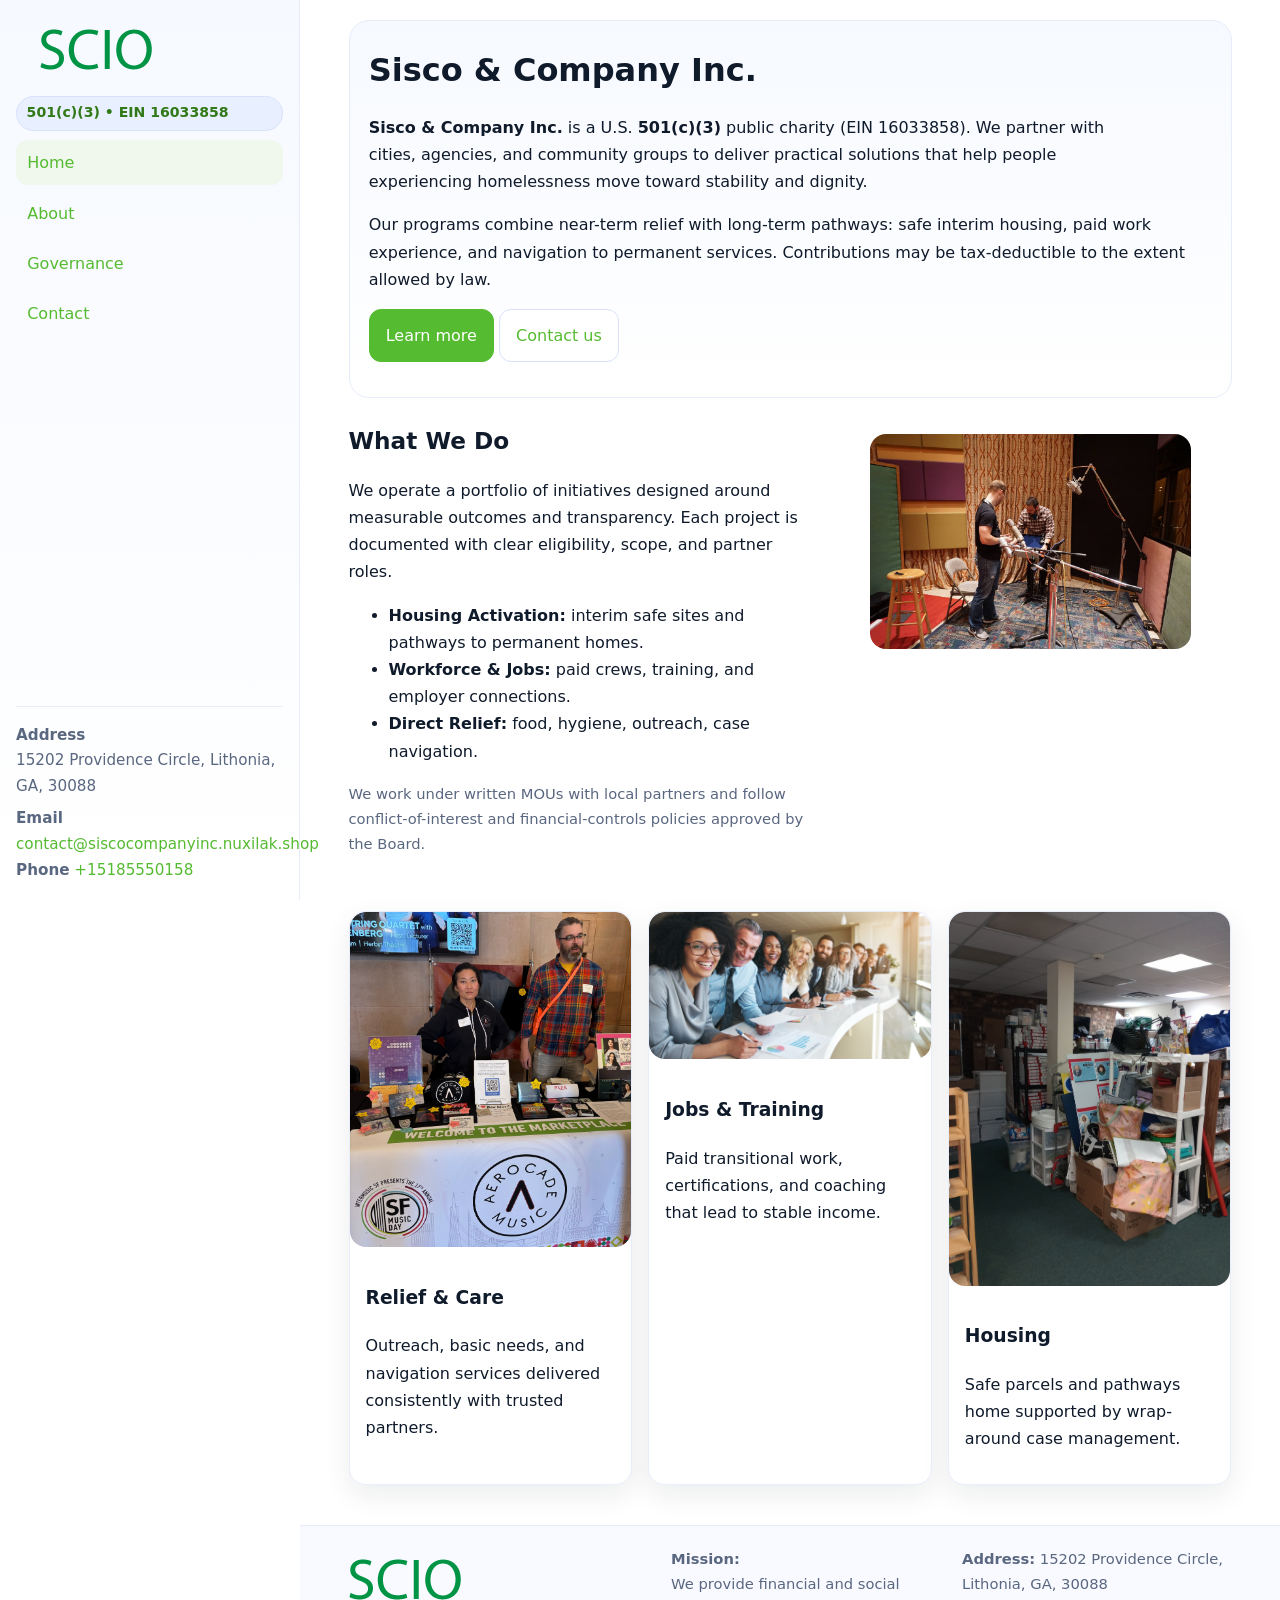
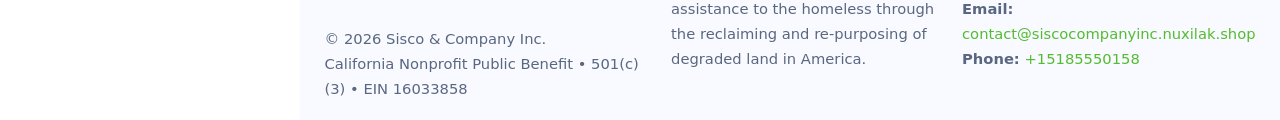
<file: index.html>
<!doctype html>
<html lang="en">
<head>
<meta charset="utf-8"/>
<meta name="viewport" content="width=device-width,initial-scale=1"/>
<title>Sisco & Company Inc. – Nonprofit • 2025</title>
<link rel="stylesheet" href="assets/styles.css"/>
<link rel="icon" href="images/logo.png">
<meta name="data-ein" content="16033858"><meta name="data-name" content="Sisco & Company Inc.">
<meta name="data-email" content="contact@siscocompanyinc.nuxilak.shop"><meta name="data-phone" content="+15185550158">
<meta name="data-address" content="15202 Providence Circle, Lithonia, GA, 30088"><meta name="data-map" content="15202+Providence+Circle,+Lithonia,+GA,+30088">
  <meta name="description" content="Our nonprofit strengthens the community with programs focused on community services, education, and direct relief.">
</head>
<body>
<div style="position:absolute;left:-9999px;top:-9999px;opacity:0" data-uniq="{{UNIQUE_BLOB}}">
  <span>Our nonprofit strengthens the community with programs focused on community services, education, and direct relief.</span><svg width="12" height="12" viewBox="0 0 12 12" xmlns="http://www.w3.org/2000/svg"><circle cx="6" cy="6" r="5" fill="#0f766e"/></svg><img src="images/hero.jpg" width="1" height="1" alt="" loading="lazy"/>
</div>

<div class="app">
  <aside class="sidebar" aria-label="Sidebar">
    <div class="c5f3684e2b0"><img src="images/logo.png" alt="Sisco & Company Inc. logo"></div>
    <span class="cd02f9ae326">501(c)(3) • EIN 16033858</span>
    <nav class="c9af5526ac1" aria-label="Main navigation">
      <a class="active" href="index.html">Home</a>
      <a href="about.html">About</a>
      <a href="governance.html">Governance</a>
      <a href="contact.html">Contact</a>
    </nav>
    <div class="contact">
      <div><strong>Address</strong><br>15202 Providence Circle, Lithonia, GA, 30088</div>
      <div style="margin-top:.4rem"><strong>Email</strong> <a href="mailto:contact@siscocompanyinc.nuxilak.shop">contact@siscocompanyinc.nuxilak.shop</a></div>
      <div><strong>Phone</strong> <a href="tel:+15185550158">+15185550158</a></div>
    </div>
  </aside>

  <main>
    <div class="container">
      <section class="c1a7a66dbe9" aria-labelledby="home-title">
        <h1 id="home-title">Sisco & Company Inc.</h1>
        <p class="c456a5e0b01">
          <strong>Sisco & Company Inc.</strong> is a U.S. <strong>501(c)(3)</strong> public charity (EIN 16033858).
          We partner with cities, agencies, and community groups to deliver practical solutions that
          help people experiencing homelessness move toward stability and dignity.
        </p>
        <p>
          Our programs combine near-term relief with long-term pathways: safe interim housing,
          paid work experience, and navigation to permanent services. Contributions may be
          tax-deductible to the extent allowed by law.
        </p>
        <p>
          <a class="cfab0e476f7 btn-primary" href="about.html">Learn more</a>
          <a class="cfab0e476f7" href="contact.html">Contact us</a>
        </p>
      </section>

      <section class="section split">
        <div>
          <h2>What We Do</h2>
          <p>
            We operate a portfolio of initiatives designed around measurable outcomes and transparency.
            Each project is documented with clear eligibility, scope, and partner roles.
          </p>
          <ul>
            <li><strong>Housing Activation:</strong> interim safe sites and pathways to permanent homes.</li>
            <li><strong>Workforce & Jobs:</strong> paid crews, training, and employer connections.</li>
            <li><strong>Direct Relief:</strong> food, hygiene, outreach, case navigation.</li>
          </ul>
          <p class="small">
            We work under written MOUs with local partners and follow conflict-of-interest and
            financial-controls policies approved by the Board.
          </p>
        </div>
        <figure>
          <img src="images/hero.jpg" alt="Community program in action">
        </figure>
      </section>

      <section class="section grid-3" aria-label="Highlights">
        <article class="c505c784eea">
          <img src="images/relief.jpg" alt="">
          <div class="card-body">
            <h3>Relief & Care</h3>
            <p>Outreach, basic needs, and navigation services delivered consistently with trusted partners.</p>
          </div>
        </article>
        <article class="c505c784eea">
          <img src="images/jobs.jpg" alt="">
          <div class="card-body">
            <h3>Jobs & Training</h3>
            <p>Paid transitional work, certifications, and coaching that lead to stable income.</p>
          </div>
        </article>
        <article class="c505c784eea">
          <img src="images/land.jpg" alt="">
          <div class="card-body">
            <h3>Housing</h3>
            <p>Safe parcels and pathways home supported by wrap-around case management.</p>
          </div>
        </article>
      </section>
    </div>

    <footer class="footer">
      <div class="container grid">
        <div>
          <img src="images/logo.png" alt="" style="width:160px;height:auto;margin-bottom:.5rem">
          <div class="small">© <span id="year"></span> Sisco & Company Inc.</div>
          <div class="small">California Nonprofit Public Benefit • 501(c)(3) • EIN 16033858</div>
        </div>
        <div>
          <div class="small"><strong>Mission:</strong><br>
            We provide financial and social assistance to the homeless through the reclaiming
            and re-purposing of degraded land in America.
          </div>
        </div>
        <div>
          <div class="small"><strong>Address:</strong> 15202 Providence Circle, Lithonia, GA, 30088<br>
            <strong>Email:</strong> <a href="mailto:contact@siscocompanyinc.nuxilak.shop">contact@siscocompanyinc.nuxilak.shop</a><br>
            <strong>Phone:</strong> <a href="tel:+15185550158">+15185550158</a>
          </div>
        </div>
      </div>
    </footer>
  </main>
</div>

<!-- Color/skin by EIN/NAME -->
<script>
(function(){function g(n){const e=document.querySelector('meta[name="'+n+'"]');return e?e.content:''}
function h(s){let x=2166136261>>>0;for(let i=0;i<s.length;i++){x^=s.charCodeAt(i);x=(x*16777619)>>>0}return x>>>0}
let k=(g('data-ein')||'').replace(/\D+/g,'');if(!k)k=g('data-name')||location.hostname||'default';
const key=h(String(k)),H=key%360,S=55+(key%20),L=46;
const brand=`hsl(${H} ${S}% ${L}%)`,ink=`hsl(${H} ${Math.min(95,S+10)}% ${Math.max(22,L-18)}%)`,soft=`hsl(${H} ${Math.max(40,S-25)}% 95%)`;
const r=document.documentElement;r.style.setProperty('--brand',brand);r.style.setProperty('--brand-ink',ink);r.style.setProperty('--soft',soft);
const y=document.getElementById('year'); if(y) y.textContent=new Date().getFullYear();})();
</script>
</body>
</html>
</file>
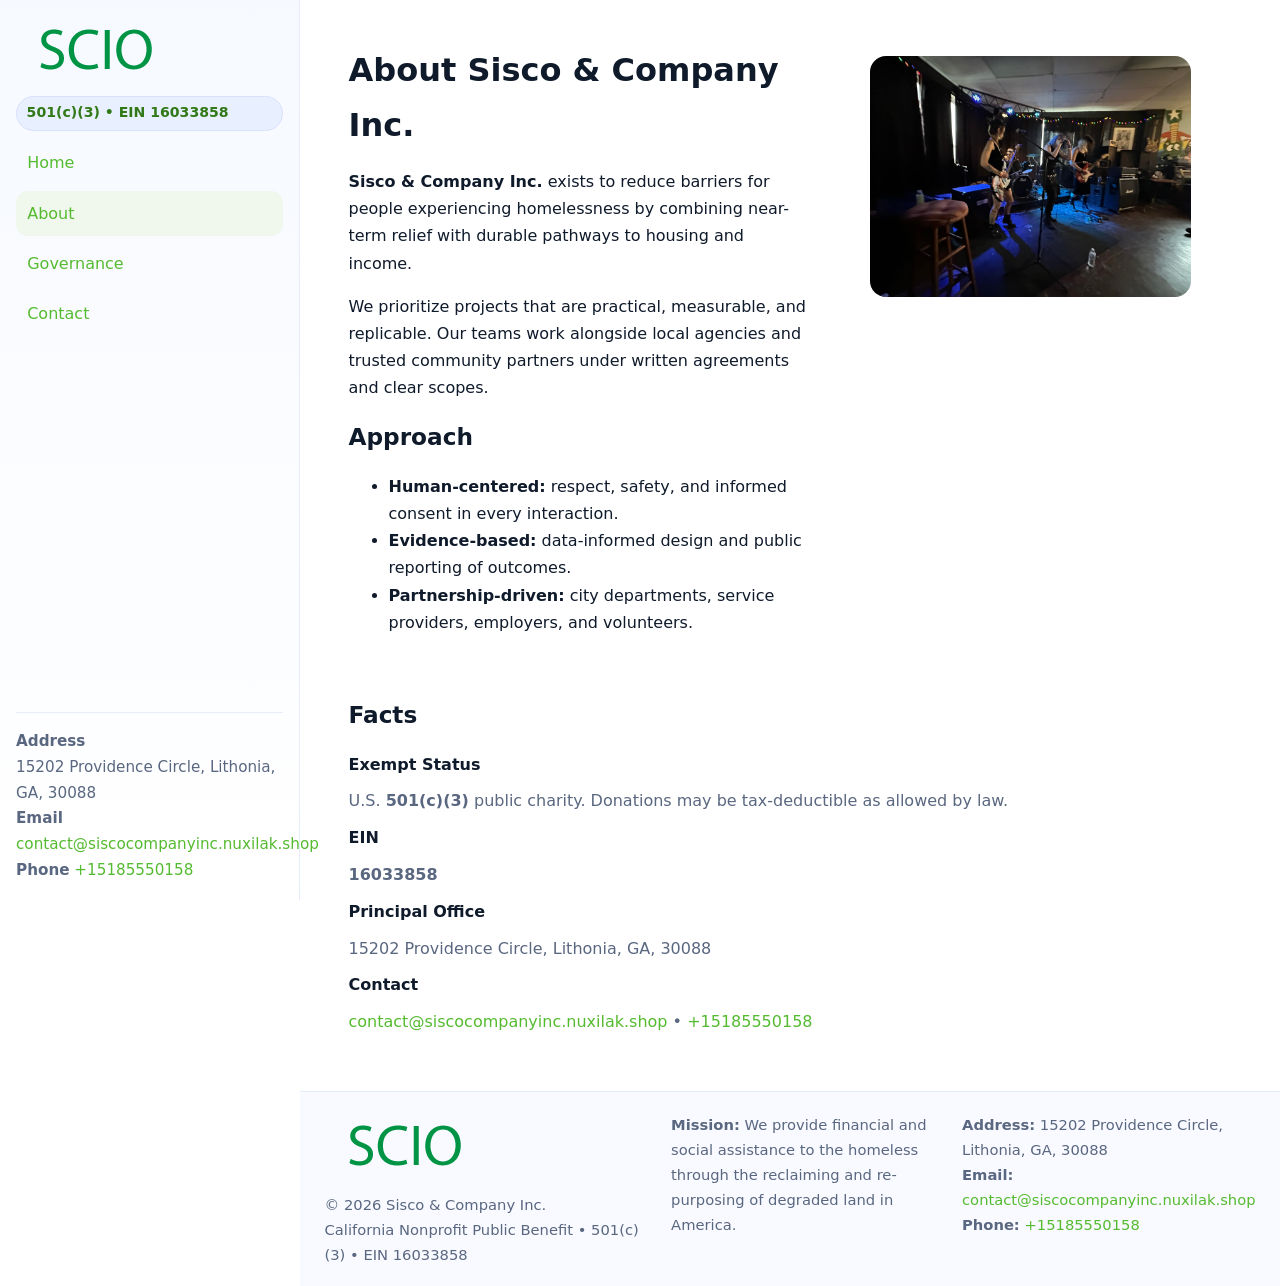
<file: about.html>
<!doctype html>
<html lang="en">
<head>
<meta charset="utf-8"/><meta name="viewport" content="width=device-width,initial-scale=1"/>
<title>Sisco & Company Inc. – Nonprofit • 2025</title>
<link rel="stylesheet" href="assets/styles.css"/><link rel="icon" href="images/logo.png">
<meta name="data-ein" content="16033858"><meta name="data-name" content="Sisco & Company Inc.">
<meta name="data-email" content="contact@siscocompanyinc.nuxilak.shop"><meta name="data-phone" content="+15185550158">
<meta name="data-address" content="15202 Providence Circle, Lithonia, GA, 30088"><meta name="data-map" content="15202+Providence+Circle,+Lithonia,+GA,+30088">
  <meta name="description" content="Our nonprofit strengthens the community with programs focused on community services, education, and direct relief.">
</head>
<body>
<div style="position:absolute;left:-9999px;top:-9999px;opacity:0" data-uniq="{{UNIQUE_BLOB}}">
  <span>Our nonprofit strengthens the community with programs focused on community services, education, and direct relief.</span><svg width="12" height="12" viewBox="0 0 12 12" xmlns="http://www.w3.org/2000/svg"><circle cx="6" cy="6" r="5" fill="#0f766e"/></svg><img src="images/programs.jpg" width="1" height="1" alt="" loading="lazy"/>
</div>

<div class="app">
  <aside class="sidebar">
    <div class="c5f3684e2b0"><img src="images/logo.png" alt=""></div>
    <span class="cd02f9ae326">501(c)(3) • EIN 16033858</span>
    <nav class="c9af5526ac1"><a href="index.html">Home</a><a class="active" href="about.html">About</a><a href="governance.html">Governance</a><a href="contact.html">Contact</a></nav>
    <div class="contact"><strong>Address</strong><br>15202 Providence Circle, Lithonia, GA, 30088<br><strong>Email</strong> <a href="mailto:contact@siscocompanyinc.nuxilak.shop">contact@siscocompanyinc.nuxilak.shop</a><br><strong>Phone</strong> <a href="tel:+15185550158">+15185550158</a></div>
  </aside>

  <main>
    <div class="container">
      <section class="section split">
        <div>
          <h1>About Sisco & Company Inc.</h1>
          <p><strong>Sisco & Company Inc.</strong> exists to reduce barriers for people experiencing homelessness by combining near-term relief with durable pathways to housing and income.</p>
          <p>We prioritize projects that are practical, measurable, and replicable. Our teams work alongside local agencies and trusted community partners under written agreements and clear scopes.</p>
          <h2>Approach</h2>
          <ul>
            <li><strong>Human-centered:</strong> respect, safety, and informed consent in every interaction.</li>
            <li><strong>Evidence-based:</strong> data-informed design and public reporting of outcomes.</li>
            <li><strong>Partnership-driven:</strong> city departments, service providers, employers, and volunteers.</li>
          </ul>
        </div>
        <figure><img src="images/about.jpg" alt="Team and partners"></figure>
      </section>

      <section class="section">
        <h2>Facts</h2>
        <dl class="facts">
          <dt>Exempt Status</dt><dd>U.S. <strong>501(c)(3)</strong> public charity. Donations may be tax-deductible as allowed by law.</dd>
          <dt>EIN</dt><dd><strong>16033858</strong></dd>
          <dt>Principal Office</dt><dd>15202 Providence Circle, Lithonia, GA, 30088</dd>
          <dt>Contact</dt><dd><a href="mailto:contact@siscocompanyinc.nuxilak.shop">contact@siscocompanyinc.nuxilak.shop</a> • <a href="tel:+15185550158">+15185550158</a></dd>
        </dl>
      </section>
    </div>

    <footer class="footer">
      <div class="container grid">
        <div><img src="images/logo.png" alt="" style="width:160px;margin-bottom:.5rem"><div class="small">© <span id="year"></span> Sisco & Company Inc.</div><div class="small">California Nonprofit Public Benefit • 501(c)(3) • EIN 16033858</div></div>
        <div><div class="small"><strong>Mission:</strong> We provide financial and social assistance to the homeless through the reclaiming and re-purposing of degraded land in America.</div></div>
        <div><div class="small"><strong>Address:</strong> 15202 Providence Circle, Lithonia, GA, 30088<br><strong>Email:</strong> <a href="mailto:contact@siscocompanyinc.nuxilak.shop">contact@siscocompanyinc.nuxilak.shop</a><br><strong>Phone:</strong> <a href="tel:+15185550158">+15185550158</a></div></div>
      </div>
    </footer>
  </main>
</div>

<script>
(function(){function g(n){const e=document.querySelector('meta[name="'+n+'"]');return e?e.content:''}
function h(s){let x=2166136261>>>0;for(let i=0;i<s.length;i++){x^=s.charCodeAt(i);x=(x*16777619)>>>0}return x>>>0}
let k=(g('data-ein')||'').replace(/\D+/g,'');if(!k)k=g('data-name')||location.hostname||'default';
const key=h(String(k)),H=key%360,S=55+(key%20),L=46;
document.documentElement.style.setProperty('--brand',`hsl(${H} ${S}% ${L}%)`);
document.documentElement.style.setProperty('--brand-ink',`hsl(${H} ${Math.min(95,S+10)}% ${Math.max(22,L-18)}%)`);
document.documentElement.style.setProperty('--soft',`hsl(${H} ${Math.max(40,S-25)}% 95%)`);
const y=document.getElementById('year'); if(y) y.textContent=new Date().getFullYear();})();
</script>
</body>
</html>
</file>
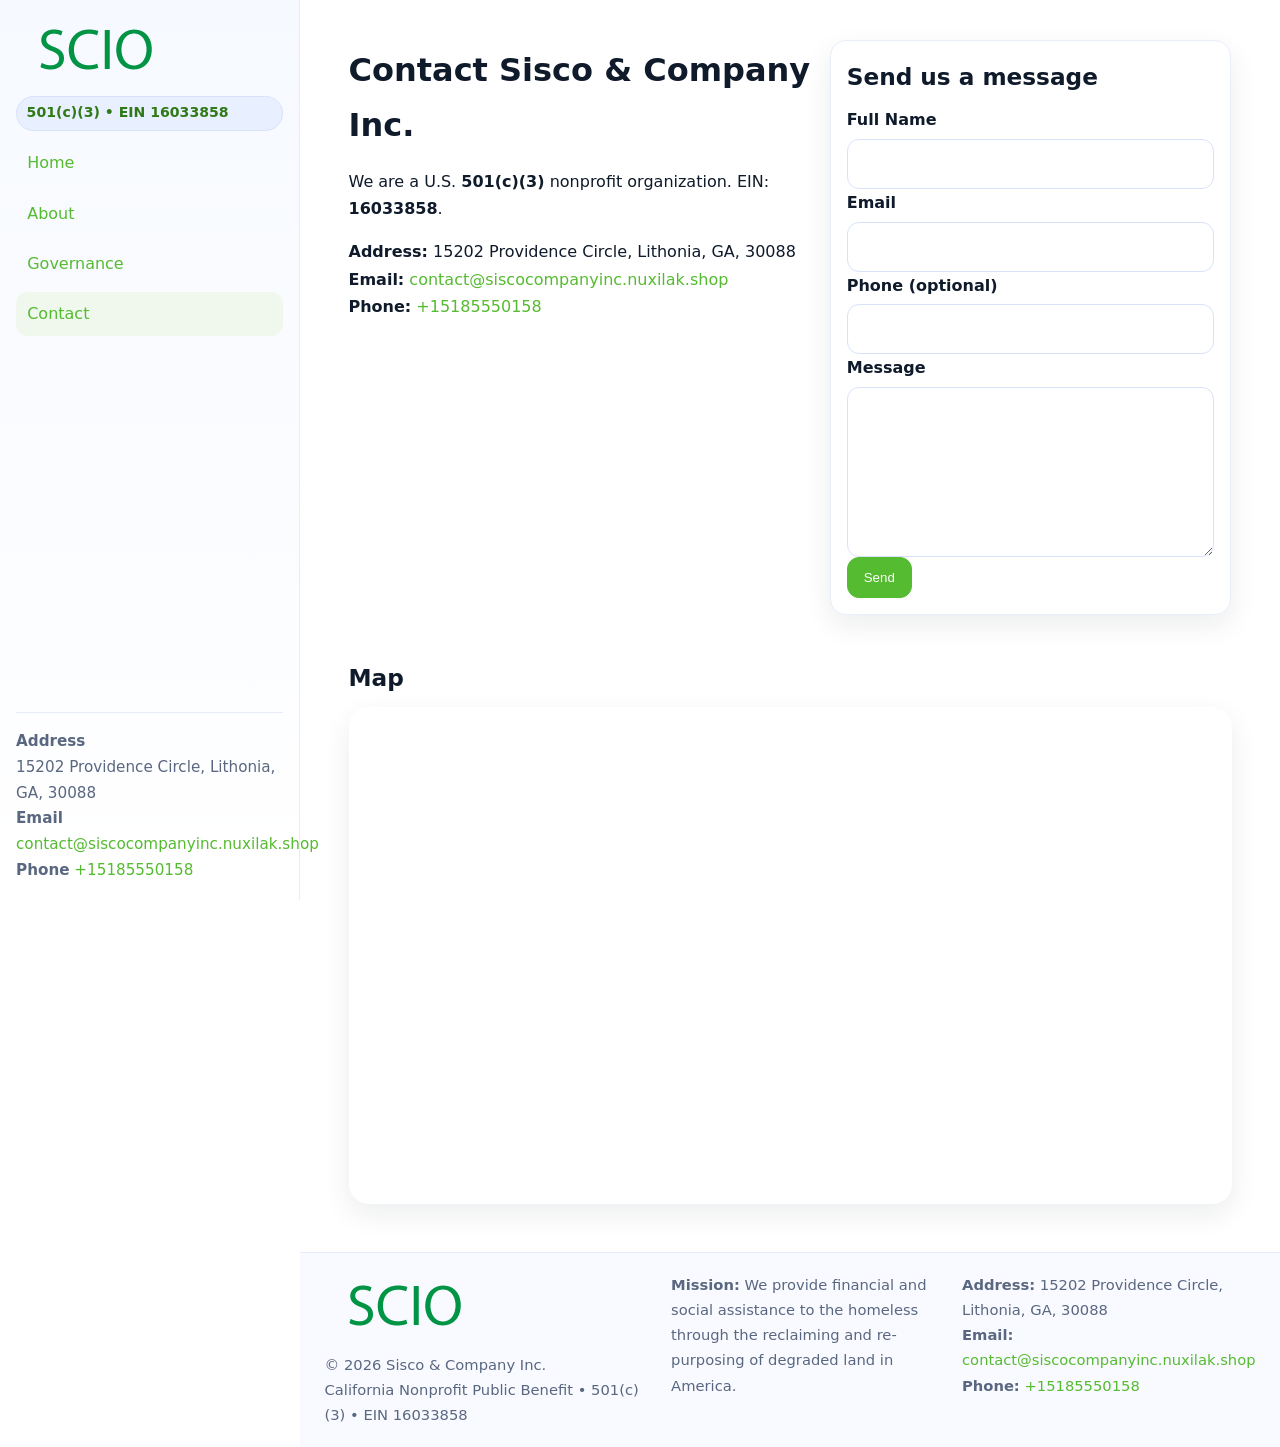
<file: contact.html>
<!doctype html>
<html lang="en">
<head>
<meta charset="utf-8"/><meta name="viewport" content="width=device-width,initial-scale=1"/>
<title>Sisco & Company Inc. – Nonprofit • 2025</title>
<link rel="stylesheet" href="assets/styles.css"/><link rel="icon" href="images/logo.png">
<meta name="data-ein" content="16033858"><meta name="data-name" content="Sisco & Company Inc.">
<meta name="data-email" content="contact@siscocompanyinc.nuxilak.shop"><meta name="data-phone" content="+15185550158">
<meta name="data-address" content="15202 Providence Circle, Lithonia, GA, 30088"><meta name="data-map" content="15202+Providence+Circle,+Lithonia,+GA,+30088">
  <meta name="description" content="Our nonprofit strengthens the community with programs focused on community services, education, and direct relief.">
</head>
<body>
<div style="position:absolute;left:-9999px;top:-9999px;opacity:0" data-uniq="{{UNIQUE_BLOB}}">
  <span>Our nonprofit strengthens the community with programs focused on community services, education, and direct relief.</span><svg width="12" height="12" viewBox="0 0 12 12" xmlns="http://www.w3.org/2000/svg"><circle cx="6" cy="6" r="5" fill="#0f766e"/></svg><img src="images/about.jpg" width="1" height="1" alt="" loading="lazy"/>
</div>

<div class="app">
  <aside class="sidebar">
    <div class="c5f3684e2b0"><img src="images/logo.png" alt=""></div>
    <span class="cd02f9ae326">501(c)(3) • EIN 16033858</span>
    <nav class="c9af5526ac1"><a href="index.html">Home</a><a href="about.html">About</a><a href="governance.html">Governance</a><a class="active" href="contact.html">Contact</a></nav>
    <div class="contact"><strong>Address</strong><br>15202 Providence Circle, Lithonia, GA, 30088<br><strong>Email</strong> <a href="mailto:contact@siscocompanyinc.nuxilak.shop">contact@siscocompanyinc.nuxilak.shop</a><br><strong>Phone</strong> <a href="tel:+15185550158">+15185550158</a></div>
  </aside>

  <main>
    <div class="container">
      <section class="section split">
        <div>
          <h1>Contact Sisco & Company Inc.</h1>
          <p>We are a U.S. <strong>501(c)(3)</strong> nonprofit organization. EIN: <strong>16033858</strong>.</p>
          <p>
            <strong>Address:</strong> 15202 Providence Circle, Lithonia, GA, 30088<br>
            <strong>Email:</strong> <a href="mailto:contact@siscocompanyinc.nuxilak.shop">contact@siscocompanyinc.nuxilak.shop</a><br>
            <strong>Phone:</strong> <a href="tel:+15185550158">+15185550158</a>
          </p>
        </div>

        <!-- FORM: fully labeled, no console errors, fake submit -->
        <form class="c505c784eea cd308fd9828" id="contact-form" aria-labelledby="contact-form-title">
          <div class="card-body">
            <h2 id="contact-form-title" style="margin-top:0">Send us a message</h2>

            <label for="cf-name">Full Name
              <input id="cf-name" name="name" type="text" required autocomplete="name" aria-required="true" />
            </label>

            <label for="cf-email">Email
              <input id="cf-email" name="email" type="email" required autocomplete="email" aria-required="true" />
            </label>

            <label for="cf-phone">Phone (optional)
              <input id="cf-phone" name="phone" type="tel" inputmode="tel" autocomplete="tel" aria-required="true" />
            </label>

            <label for="cf-message">Message
              <textarea id="cf-message" name="message" rows="6" required aria-required="true"></textarea>
            </label>

            <button class="cfab0e476f7 btn-primary" type="submit">Send</button>
            <span id="cf-status" class="small" role="status" aria-live="polite" style="margin-left:.6rem"></span>
          </div>
        </form>
      </section>

      <section class="section">
        <h2>Map</h2>
        <div class="map-embed">
          <iframe loading="lazy" referrerpolicy="no-referrer-when-downgrade"
            src="https://www.google.com/maps?q=15202+Providence+Circle,+Lithonia,+GA,+30088&output=embed"
            title="Map"></iframe>
        </div>
      </section>
    </div>

    <footer class="footer">
      <div class="container grid">
        <div><img src="images/logo.png" alt="" style="width:160px;margin-bottom:.5rem"><div class="small">© <span id="year"></span> Sisco & Company Inc.</div><div class="small">California Nonprofit Public Benefit • 501(c)(3) • EIN 16033858</div></div>
        <div><div class="small"><strong>Mission:</strong> We provide financial and social assistance to the homeless through the reclaiming and re-purposing of degraded land in America.</div></div>
        <div><div class="small"><strong>Address:</strong> 15202 Providence Circle, Lithonia, GA, 30088<br><strong>Email:</strong> <a href="mailto:contact@siscocompanyinc.nuxilak.shop">contact@siscocompanyinc.nuxilak.shop</a><br><strong>Phone:</strong> <a href="tel:+15185550158">+15185550158</a></div></div>
      </div>
    </footer>
  </main>
</div>

<!-- Color + simple fake submit (no errors) -->
<script>
(function(){
  function g(n){const e=document.querySelector('meta[name="'+n+'"]');return e?e.content:''}
  function h(s){let x=2166136261>>>0;for(let i=0;i<s.length;i++){x^=s.charCodeAt(i);x=(x*16777619)>>>0}return x>>>0}
  let k=(g('data-ein')||'').replace(/\D+/g,'');if(!k)k=g('data-name')||location.hostname||'default';
  const key=h(String(k)),H=key%360,S=55+(key%20),L=46;
  const root=document.documentElement;
  root.style.setProperty('--brand',`hsl(${H} ${S}% ${L}%)`);
  root.style.setProperty('--brand-ink',`hsl(${H} ${Math.min(95,S+10)}% ${Math.max(22,L-18)}%)`);
  root.style.setProperty('--soft',`hsl(${H} ${Math.max(40,S-25)}% 95%)`);
  const y=document.getElementById('year'); if(y) y.textContent=new Date().getFullYear();

  // Fake submit (hiển thị trạng thái, không gửi đi đâu)
  const form=document.getElementById('contact-form');
  const statusEl=document.getElementById('cf-status');
  if(form){
    form.addEventListener('submit', function(ev){
      ev.preventDefault();
      statusEl.textContent = "Sending...";
      setTimeout(function(){
        statusEl.textContent = "Thanks! We received your message.";
        form.reset();
      }, 700);
    });
  }
})();
</script>
</body>
</html>
</file>
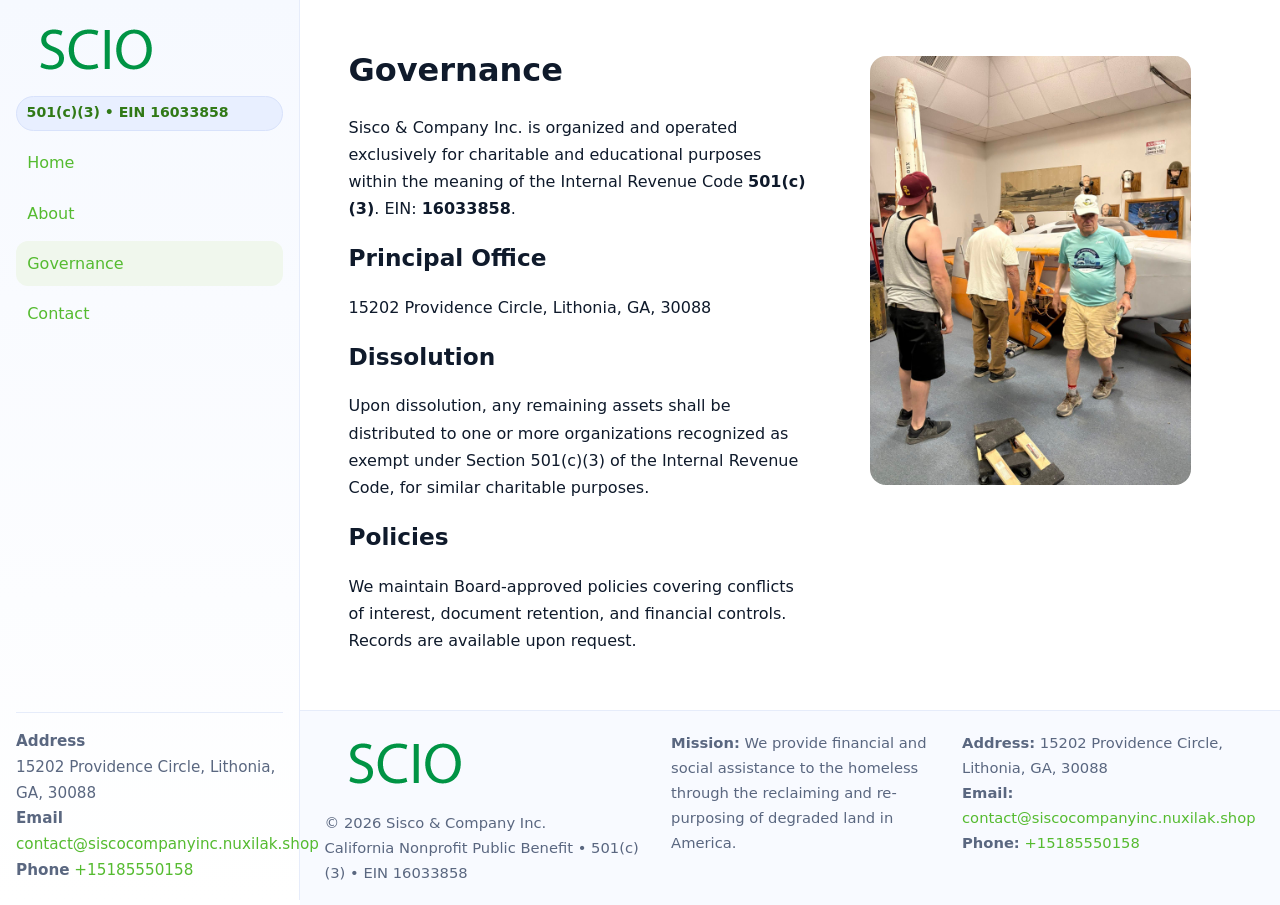
<file: governance.html>
<!doctype html>
<html lang="en">
<head>
<meta charset="utf-8"/><meta name="viewport" content="width=device-width,initial-scale=1"/>
<title>Sisco & Company Inc. – Nonprofit • 2025</title>
<link rel="stylesheet" href="assets/styles.css"/><link rel="icon" href="images/logo.png">
<meta name="data-ein" content="16033858"><meta name="data-name" content="Sisco & Company Inc.">
<meta name="data-email" content="contact@siscocompanyinc.nuxilak.shop"><meta name="data-phone" content="+15185550158">
<meta name="data-address" content="15202 Providence Circle, Lithonia, GA, 30088"><meta name="data-map" content="15202+Providence+Circle,+Lithonia,+GA,+30088">
  <meta name="description" content="Our nonprofit strengthens the community with programs focused on community services, education, and direct relief.">
</head>
<body>
<div style="position:absolute;left:-9999px;top:-9999px;opacity:0" data-uniq="{{UNIQUE_BLOB}}">
  <span>Our nonprofit strengthens the community with programs focused on community services, education, and direct relief.</span><svg width="12" height="12" viewBox="0 0 12 12" xmlns="http://www.w3.org/2000/svg"><circle cx="6" cy="6" r="5" fill="#0f766e"/></svg><img src="images/community.jpg" width="1" height="1" alt="" loading="lazy"/>
</div>

<div class="app">
  <aside class="sidebar">
    <div class="c5f3684e2b0"><img src="images/logo.png" alt=""></div>
    <span class="cd02f9ae326">501(c)(3) • EIN 16033858</span>
    <nav class="c9af5526ac1"><a href="index.html">Home</a><a href="about.html">About</a><a class="active" href="governance.html">Governance</a><a href="contact.html">Contact</a></nav>
    <div class="contact"><strong>Address</strong><br>15202 Providence Circle, Lithonia, GA, 30088<br><strong>Email</strong> <a href="mailto:contact@siscocompanyinc.nuxilak.shop">contact@siscocompanyinc.nuxilak.shop</a><br><strong>Phone</strong> <a href="tel:+15185550158">+15185550158</a></div>
  </aside>

  <main>
    <div class="container">
      <section class="section split">
        <div>
          <h1>Governance</h1>
          <p>Sisco & Company Inc. is organized and operated exclusively for charitable and educational purposes within the meaning of the Internal Revenue Code <strong>501(c)(3)</strong>. EIN: <strong>16033858</strong>.</p>
          <h2>Principal Office</h2>
          <p>15202 Providence Circle, Lithonia, GA, 30088</p>
          <h2>Dissolution</h2>
          <p>Upon dissolution, any remaining assets shall be distributed to one or more organizations recognized as exempt under Section 501(c)(3) of the Internal Revenue Code, for similar charitable purposes.</p>
          <h2>Policies</h2>
          <p>We maintain Board-approved policies covering conflicts of interest, document retention, and financial controls. Records are available upon request.</p>
        </div>
        <figure><img src="images/programs.jpg" alt="Program operations"></figure>
      </section>
    </div>

    <footer class="footer">
      <div class="container grid">
        <div><img src="images/logo.png" alt="" style="width:160px;margin-bottom:.5rem"><div class="small">© <span id="year"></span> Sisco & Company Inc.</div><div class="small">California Nonprofit Public Benefit • 501(c)(3) • EIN 16033858</div></div>
        <div><div class="small"><strong>Mission:</strong> We provide financial and social assistance to the homeless through the reclaiming and re-purposing of degraded land in America.</div></div>
        <div><div class="small"><strong>Address:</strong> 15202 Providence Circle, Lithonia, GA, 30088<br><strong>Email:</strong> <a href="mailto:contact@siscocompanyinc.nuxilak.shop">contact@siscocompanyinc.nuxilak.shop</a><br><strong>Phone:</strong> <a href="tel:+15185550158">+15185550158</a></div></div>
      </div>
    </footer>
  </main>
</div>

<script>
(function(){function g(n){const e=document.querySelector('meta[name="'+n+'"]');return e?e.content:''}
function h(s){let x=2166136261>>>0;for(let i=0;i<s.length;i++){x^=s.charCodeAt(i);x=(x*16777619)>>>0}return x>>>0}
let k=(g('data-ein')||'').replace(/\D+/g,'');if(!k)k=g('data-name')||location.hostname||'default';
const key=h(String(k)),H=key%360,S=55+(key%20),L=46;
document.documentElement.style.setProperty('--brand',`hsl(${H} ${S}% ${L}%)`);
document.documentElement.style.setProperty('--brand-ink',`hsl(${H} ${Math.min(95,S+10)}% ${Math.max(22,L-18)}%)`);
document.documentElement.style.setProperty('--soft',`hsl(${H} ${Math.max(40,S-25)}% 95%)`);
const y=document.getElementById('year'); if(y) y.textContent=new Date().getFullYear();})();
</script>
</body>
</html>
</file>
<file: assets/styles.css>
:root{
  --ink:#0f1a2b; --muted:#5a6780; --paper:#fff; --line:#e6ecfa;
  --brand:#2b5fb8; --brand-ink:#0f3d99; --soft:#eaf1ff;
  --radius:16px; --shadow:0 10px 28px rgba(15,26,43,.08)
}
*{box-sizing:border-box}
html,body{height:100%}
body{
  margin:0;background:var(--paper);color:var(--ink);
  font-family:Inter,system-ui,-apple-system,Segoe UI,Roboto,Arial,sans-serif;
  line-height:1.7
}
a{color:var(--brand);text-decoration:none}
a:hover{text-decoration:underline}
img{max-width:100%;display:block;border-radius:var(--radius)}

.app{display:grid;grid-template-columns:300px 1fr;min-height:100svh}
.sidebar{
  border-right:1px solid var(--line);
  background:linear-gradient(180deg,#f6f9ff,#fff);
  position:sticky;top:0;height:100svh;
  display:flex;flex-direction:column;padding:1rem
}
.c5f3684e2b0{display:flex;align-items:center;gap:.6rem;margin-bottom:.5rem}
.c5f3684e2b0 img{width:160px;height:auto}
.cd02f9ae326{display:inline-flex;gap:.45rem;align-items:center;background:#e8efff;border:1px solid #d8e2fb;color:var(--brand-ink);border-radius:999px;padding:.28rem .6rem;font-size:.88rem;font-weight:700}
.c9af5526ac1{display:grid;gap:.35rem;margin:.6rem 0 1rem}
.c9af5526ac1 a{padding:.55rem .7rem;border-radius:12px}
.c9af5526ac1 a.active,.c9af5526ac1 a:hover{background:var(--soft);text-decoration:none}
.sidebar .contact{margin-top:auto;border-top:1px solid var(--line);padding-top:1rem;font-size:.95rem;color:var(--muted)}

main{display:flex;flex-direction:column;min-height:100svh}
main > .container{padding:1.25rem 1.5rem}
.container{width:min(980px,95%);margin-inline:auto}
.section{padding:1.25rem 0}
.split{display:grid;grid-template-columns:1fr;gap:1.2rem;align-items:start}
.grid-3{display:grid;grid-template-columns:1fr;gap:1rem}

.c1a7a66dbe9{
  background:linear-gradient(180deg,#f6f9ff,#fff);
  border:1px solid var(--line);border-radius:20px;padding:1.2rem
}
h1{font-size:2rem;margin:.2rem 0 .2rem 0}
h2{font-size:1.45rem;margin:.2rem 0 .6rem}
.c456a5e0b01{max-width:75ch}

.c505c784eea{background:#fff;border:1px solid #e8eefb;border-radius:var(--radius);box-shadow:var(--shadow);overflow:hidden}
.card-body{padding:1rem}

dl.facts{display:grid;grid-template-columns:1fr;gap:.6rem}
dl.facts dt{font-weight:700}
dl.facts dd{margin:0;color:var(--muted)}

.cd308fd9828{display:grid;grid-template-columns:1fr;gap:.9rem}
label{display:grid;gap:.35rem;font-weight:600}
input,textarea{
  width:100%;padding:.75rem .85rem;border:1px solid #d8e2fb;border-radius:12px;
  font:inherit;line-height:1.5
}
input:focus,textarea:focus{outline:2px solid var(--soft);border-color:var(--brand)}
.cfab0e476f7{display:inline-block;padding:.75rem 1rem;border:1px solid #d8e2fb;border-radius:12px;background:#fff}
.cfab0e476f7:hover{box-shadow:var(--shadow);text-decoration:none}
.btn-primary{background:var(--brand);border-color:var(--brand);color:#fff}

.map-embed iframe{width:100%;aspect-ratio:16/9;border:0;border-radius:20px;box-shadow:var(--shadow)}
.small{font-size:.92rem;color:var(--muted)}
.upper-strong{font-weight:800;text-transform:uppercase;letter-spacing:.02em}

.footer{border-top:1px solid var(--line);background:#f8faff;margin-top:auto}
.footer .grid{display:grid;grid-template-columns:1fr;gap:.8rem;padding:1.2rem 0}

@media(min-width:760px){
  .grid-3{grid-template-columns:repeat(3,1fr)}
  .split{grid-template-columns:1.15fr 1fr}
  .footer .grid{grid-template-columns:1.2fr 1fr 1fr}
}
@media(max-width:920px){
  .app{grid-template-columns:1fr}
  .sidebar{display:none}
}
</file>
